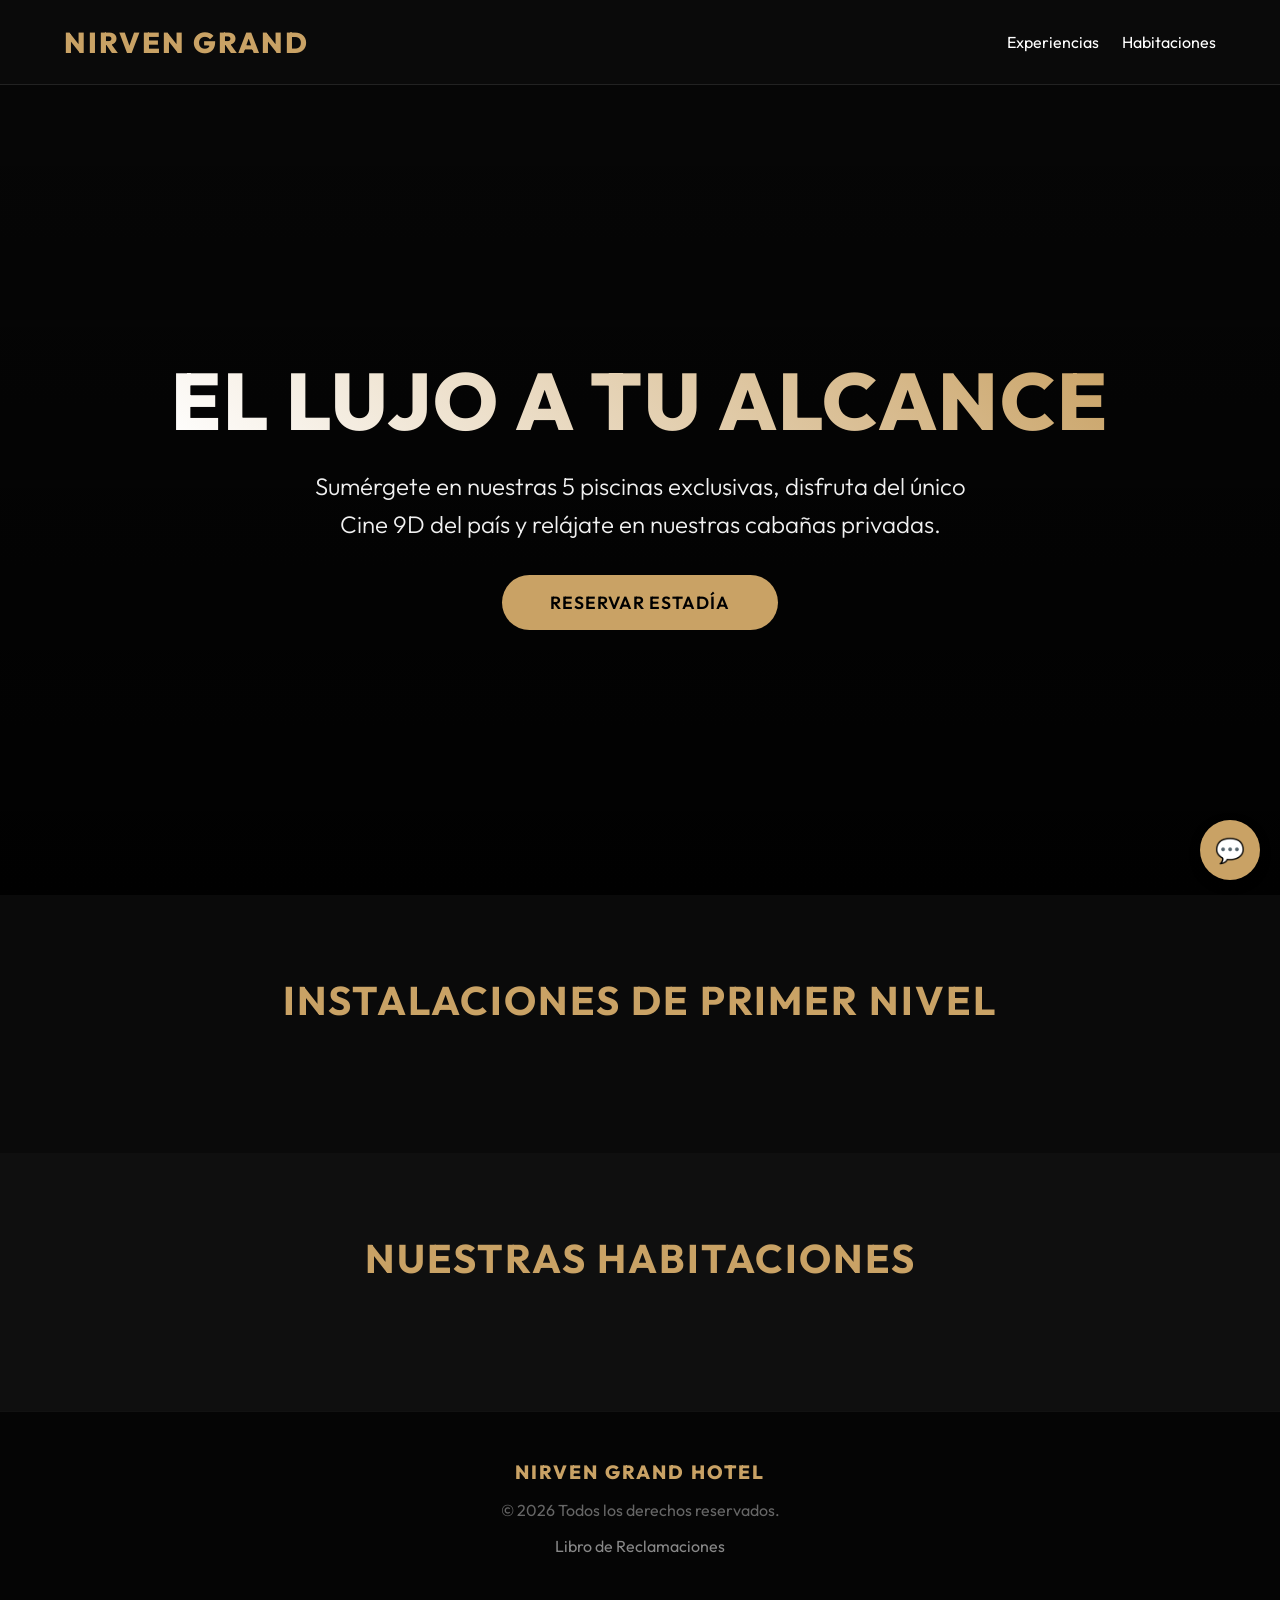
<file: hotel.html>
<!DOCTYPE html>
<html lang="es">
<head>
  <meta charset="UTF-8">
  <meta name="viewport" content="width=device-width, initial-scale=1.0">
  <title>Nirven Grand Hotel | Lujo y Descanso</title>
  <meta name="description" content="Descubre la elegancia y confort en Nirven Grand Hotel. Reserva tu suite hoy.">
  <style>
    @import url('https://fonts.googleapis.com/css2?family=Outfit:wght@300;400;600;800&display=swap');
    
    :root {
      --primary: #c9a265;
      --primary-dark: #a8834a;
      --bg: #0a0a0a;
      --text: #f0f0f0;
      --glass: rgba(255, 255, 255, 0.05);
    }
    
    * { margin: 0; padding: 0; box-sizing: border-box; font-family: 'Outfit', sans-serif; }
    
    body { background-color: var(--bg); color: var(--text); overflow-x: hidden; }
    
    .navbar {
      background: rgba(10,10,10,0.9); padding: 1.5rem 5%;
      display: flex; justify-content: space-between; align-items: center;
      position: sticky; top: 0; z-index: 100; border-bottom: 1px solid rgba(255,255,255,0.1);
    }
    .logo { font-size: 1.8rem; font-weight: 800; color: var(--primary); text-transform: uppercase; letter-spacing: 2px;}
    .nav-links a { color: #fff; text-decoration: none; margin-left: 20px; font-weight: 400; transition: color 0.3s;}
    .nav-links a:hover { color: var(--primary); }
    
    .hero {
      height: 90vh; display: flex; align-items: center; justify-content: center;
      flex-direction: column; text-align: center; padding: 2rem;
      background: linear-gradient(to bottom, rgba(0,0,0,0.4), rgba(0,0,0,0.9)), url('https://images.unsplash.com/photo-1566073771259-6a8506099945?ixlib=rb-4.0.3&auto=format&fit=crop&w=1920&q=80') center/cover;
    }
    
    h1 {
      font-size: 5rem; font-weight: 800; letter-spacing: 2px; margin-bottom: 1rem; text-transform: uppercase;
      background: linear-gradient(45deg, #fff, var(--primary)); -webkit-background-clip: text; -webkit-text-fill-color: transparent;
    }
    
    p.hero-p { font-size: 1.5rem; font-weight: 300; max-width: 700px; margin-bottom: 2rem; line-height: 1.6;}
    
    .btn {
      padding: 1rem 3rem; font-size: 1.1rem; background-color: var(--primary); color: #000;
      border: none; border-radius: 50px; cursor: pointer; font-weight: 600;
      transition: all 0.3s ease; text-transform: uppercase; letter-spacing: 1px;
    }
    .btn:hover { background-color: #fff; transform: translateY(-5px); box-shadow: 0 10px 20px rgba(201, 162, 101, 0.3); }

    .section { padding: 5rem 5%; }
    .section-title { text-align: center; font-size: 2.5rem; margin-bottom: 3rem; color: var(--primary); text-transform: uppercase; letter-spacing: 2px;}

    /* Amenities */
    .amenities-grid {
      display: grid; grid-template-columns: repeat(auto-fit, minmax(200px, 1fr)); gap: 30px; text-align: center;
    }
    .amenity-card {
      background: var(--glass); padding: 2rem; border-radius: 15px;
      border: 1px solid rgba(255,255,255,0.1); transition: transform 0.3s;
    }
    .amenity-card:hover { transform: translateY(-10px); background: rgba(201, 162, 101, 0.1); }
    .amenity-icon { font-size: 3rem; margin-bottom: 1rem; }
    
    /* Rooms */
    .rooms-grid { display: grid; grid-template-columns: repeat(auto-fit, minmax(320px, 1fr)); gap: 40px; }
    .room-card {
      background: #111; border-radius: 15px; overflow: hidden;
      border: 1px solid rgba(255,255,255,0.05); transition: 0.3s;
    }
    .room-card:hover { border-color: var(--primary); transform: scale(1.02); }
    .room-img { height: 250px; background: #222; }
    .room-content { padding: 2rem; }
    .room-price { font-size: 1.8rem; color: var(--primary); font-weight: 600; margin-bottom: 1rem; }
    .room-features { margin: 1.5rem 0; color: #aaa; list-style: none; }
    .room-features li { margin-bottom: 0.5rem; display: flex; align-items: center; gap: 10px; }
    .room-features li::before { content: '✓'; color: var(--primary); }

    /* Modal */
    .modal-overlay {
      position: fixed; top: 0; left: 0; right: 0; bottom: 0;
      background: rgba(0,0,0,0.8); backdrop-filter: blur(5px); display: none;
      align-items: center; justify-content: center; z-index: 10000;
    }
    .modal {
      background: #111; padding: 3rem; border-radius: 20px; width: 95%; max-width: 600px;
      border: 1px solid var(--primary);
    }
    .form-grid { display: grid; grid-template-columns: 1fr 1fr; gap: 20px; margin-bottom: 20px;}
    .form-group { display: flex; flex-direction: column; gap: 8px;}
    .form-group.full { grid-column: span 2; }
    .modal label { color: var(--primary); font-weight: 600; }
    .modal input, .modal select {
      padding: 1rem; background: rgba(255,255,255,0.05); border: 1px solid rgba(255,255,255,0.1);
      color: #fff; border-radius: 8px; outline: none;
    }
    .modal input:focus, .modal select:focus { border-color: var(--primary); }

    /* Footer */
    footer { background: #050505; padding: 3rem 5%; text-align: center; border-top: 1px solid rgba(255,255,255,0.05); }
    footer a { color: #888; text-decoration: none; margin: 0 10px; }
    footer a:hover { color: var(--primary); }

    /* Chat Widget (Improved) */
    .chat-widget {
      position: fixed; bottom: 20px; right: 20px; z-index: 9999;
      display: flex; flex-direction: column; align-items: flex-end;
    }
    .chat-toggle {
      width: 60px; height: 60px; border-radius: 50%; background: var(--primary);
      color: #000; display: flex; justify-content: center; align-items: center;
      font-size: 1.5rem; cursor: pointer; box-shadow: 0 4px 10px rgba(0,0,0,0.5);
      border: none; transition: transform 0.3s;
    }
    .chat-toggle:hover { transform: scale(1.05); }
    .chat-window {
      width: 320px; height: 420px; background: #111; border-radius: 15px;
      box-shadow: 0 10px 40px rgba(0,0,0,0.8); display: none; flex-direction: column;
      margin-bottom: 15px; border: 1px solid rgba(201,162,101,0.3); overflow: hidden;
    }
    .chat-window.open { display: flex; }
    .chat-header {
      padding: 1rem; background: rgba(201,162,101,0.1); color: var(--primary); font-weight: 600;
      display: flex; justify-content: space-between; align-items: center; border-bottom: 1px solid rgba(255,255,255,0.1);
    }
    .chat-header-close { cursor: pointer; font-size: 1.2rem; color: #fff;}
    .chat-body { flex: 1; padding: 1rem; overflow-y: auto; display: flex; flex-direction: column; gap: 15px; }
    .chat-input { display: flex; padding: 10px; border-top: 1px solid rgba(255,255,255,0.1); background: #0a0a0a; }
    .chat-input input { flex: 1; padding: 10px 15px; background: rgba(255,255,255,0.05); border: 1px solid rgba(255,255,255,0.1); border-radius: 20px; outline: none; color:#fff;}
    .chat-input button { background: var(--primary); color: #000; border: none; width: 40px; border-radius: 50%; cursor: pointer; margin-left: 10px; font-weight:bold;}
    .msg { padding: 10px 15px; border-radius: 15px; font-size: 0.95rem; max-width: 85%; }
    .msg.bot { background: rgba(255,255,255,0.05); align-self: flex-start; }
    .msg.user { background: var(--primary); color: #000; align-self: flex-end; font-weight: 500;}
  </style>
</head>
<body>

  <nav class="navbar">
    <div class="logo">Nirven Grand</div>
    <div class="nav-links">
      <a href="#amenities">Experiencias</a>
      <a href="#rooms">Habitaciones</a>
    </div>
  </nav>

  <section class="hero">
    <h1>El Lujo a tu Alcance</h1>
    <p class="hero-p">Sumérgete en nuestras 5 piscinas exclusivas, disfruta del único Cine 9D del país y relájate en nuestras cabañas privadas.</p>
    <button class="btn" onclick="openBooking()">Reservar Estadía</button>
  </section>

  <section class="section" id="amenities">
    <h2 class="section-title">Instalaciones de Primer Nivel</h2>
    <div class="amenities-grid" id="amenities-grid">
      <!-- Inyectado vía JS -->
    </div>
  </section>

  <section class="section" id="rooms" style="background: rgba(255,255,255,0.02)">
    <h2 class="section-title">Nuestras Habitaciones</h2>
    <div class="rooms-grid" id="rooms-grid">
      <!-- Inyectado vía JS -->
    </div>
  </section>

  <footer>
    <div class="logo" style="margin-bottom: 1rem; font-size: 1.2rem;">Nirven Grand Hotel</div>
    <p style="color: #666; margin-bottom: 1rem;">© 2026 Todos los derechos reservados.</p>
    <a href="reclamaciones.html">Libro de Reclamaciones</a>
  </footer>

  <!-- Modal Booking -->
  <div class="modal-overlay" id="booking-modal">
    <div class="modal">
      <h2 style="color: var(--primary); margin-bottom: 2rem; font-size: 2rem; text-align: center;">Reserva tu Estadía</h2>
      <form onsubmit="alert('¡Solicitud recibida! Un asesor te contactará para el pago.'); closeBooking(); return false;">
        <div class="form-grid">
          <div class="form-group full">
            <label>Tipo de Habitación</label>
            <select id="select-room" required>
              <!-- Llenado por JS -->
            </select>
          </div>
          <div class="form-group">
            <label>Check-in</label>
            <input type="date" required>
          </div>
          <div class="form-group">
            <label>Noches (Días)</label>
            <input type="number" min="1" value="1" required>
          </div>
          <div class="form-group">
            <label>Personas (Adultos)</label>
            <input type="number" min="1" value="2" required>
          </div>
          <div class="form-group">
            <label>Niños</label>
            <input type="number" min="0" value="0">
          </div>
          <div class="form-group full" style="flex-direction: row; align-items: center; gap: 15px;">
            <label>¿Traes Mascotas? (Pet Friendly)</label>
            <input type="checkbox" style="width: auto;" id="pets">
          </div>
        </div>
        <div style="display: flex; gap: 10px; margin-top: 1rem;">
          <button type="submit" class="btn" style="flex:1;">Confirmar Reserva</button>
          <button type="button" class="btn" style="background: transparent; border: 1px solid var(--primary); color: var(--primary);" onclick="closeBooking()">Cancelar</button>
        </div>
      </form>
    </div>
  </div>

  <!-- Chat Widget -->
  <div class="chat-widget">
    <div class="chat-window" id="chat-window">
      <div class="chat-header">
        <span>Raven Nirven IA</span>
        <span class="chat-header-close" onclick="toggleChat()">✕</span>
      </div>
      <div class="chat-body" id="chat-body">
        <div class="msg bot">¡Hola! Bienvenido a Nirven Grand Hotel. ¿En qué te puedo ayudar hoy?</div>
      </div>
      <div class="chat-input">
        <input type="text" placeholder="Escribe tu mensaje..." id="msg-input" onkeypress="handleKeyPress(event)">
        <button onclick="sendMessage()">➤</button>
      </div>
    </div>
    <button class="chat-toggle" onclick="toggleChat()">💬</button>
  </div>

  <script src="data/hotel_data.js"></script>

  <script>
    document.addEventListener("DOMContentLoaded", () => {
      if (typeof hotelData !== 'undefined') {
        renderAmenities(hotelData.amenities);
        renderRooms(hotelData.rooms);
        populateRoomSelect(hotelData.rooms);
      }
    });

    function renderAmenities(amenities) {
      document.getElementById('amenities-grid').innerHTML = amenities.map(a => `
        <div class="amenity-card">
          <div class="amenity-icon">${a.icon}</div>
          <h3>${a.name}</h3>
        </div>
      `).join('');
    }

    function renderRooms(rooms) {
      const imgs = [
        'https://images.unsplash.com/photo-1587061949409-02df41d5e562?ixlib=rb-4.0.3&auto=format&fit=crop&w=800&q=80',
        'https://images.unsplash.com/photo-1631049307264-da0ec9d70304?ixlib=rb-4.0.3&auto=format&fit=crop&w=800&q=80',
        'https://images.unsplash.com/photo-1522708323590-d24dbb6b0267?ixlib=rb-4.0.3&auto=format&fit=crop&w=800&q=80'
      ];
      
      document.getElementById('rooms-grid').innerHTML = rooms.map((r, i) => `
        <div class="room-card">
          <div class="room-img" style="background: url('${imgs[i%imgs.length]}') center/cover;"></div>
          <div class="room-content">
            <h3 style="font-size:1.5rem; margin-bottom: 0.5rem;">${r.name}</h3>
            <p style="color:#aaa; font-size:0.9rem; margin-bottom: 1rem;">${r.capacity}</p>
            <div class="room-price">S/ ${r.base_price} <span style="font-size:0.9rem; font-weight:400; color:#888">/ noche</span></div>
            <p style="font-size: 0.95rem; margin-bottom: 1rem;">${r.description}</p>
            <ul class="room-features">
              ${r.features.map(f => `<li>${f}</li>`).join('')}
            </ul>
            <button class="btn" style="width:100%; padding: 0.8rem;" onclick="openBooking('${r.id}')">Reservar</button>
          </div>
        </div>
      `).join('');
    }

    function populateRoomSelect(rooms) {
      const select = document.getElementById('select-room');
      rooms.forEach(r => {
        const opt = document.createElement('option');
        opt.value = r.id; opt.textContent = `${r.name} (Desde S/ ${r.base_price})`;
        select.appendChild(opt);
      });
    }

    function openBooking(roomId = '') {
      const modal = document.getElementById('booking-modal');
      modal.style.display = 'flex';
      if(roomId) {
        document.getElementById('select-room').value = roomId;
      }
    }
    
    function closeBooking() { document.getElementById('booking-modal').style.display = 'none'; }

    // Chat logic
    function toggleChat() {
      const cw = document.getElementById('chat-window');
      cw.classList.toggle('open');
    }

    function handleKeyPress(e) { if(e.key === 'Enter') sendMessage(); }

    function sendMessage() {
      const input = document.getElementById('msg-input');
      const text = input.value.trim();
      if(!text) return;
      const chatBody = document.getElementById('chat-body');
      chatBody.innerHTML += `<div class="msg user">${text}</div>`;
      input.value = '';
      
      setTimeout(() => {
        chatBody.innerHTML += `<div class="msg bot">Procesando tu solicitud... En breve te responderemos.</div>`;
        chatBody.scrollTop = chatBody.scrollHeight;
      }, 1000);
    }
  </script>
</body>
</html>
</file>
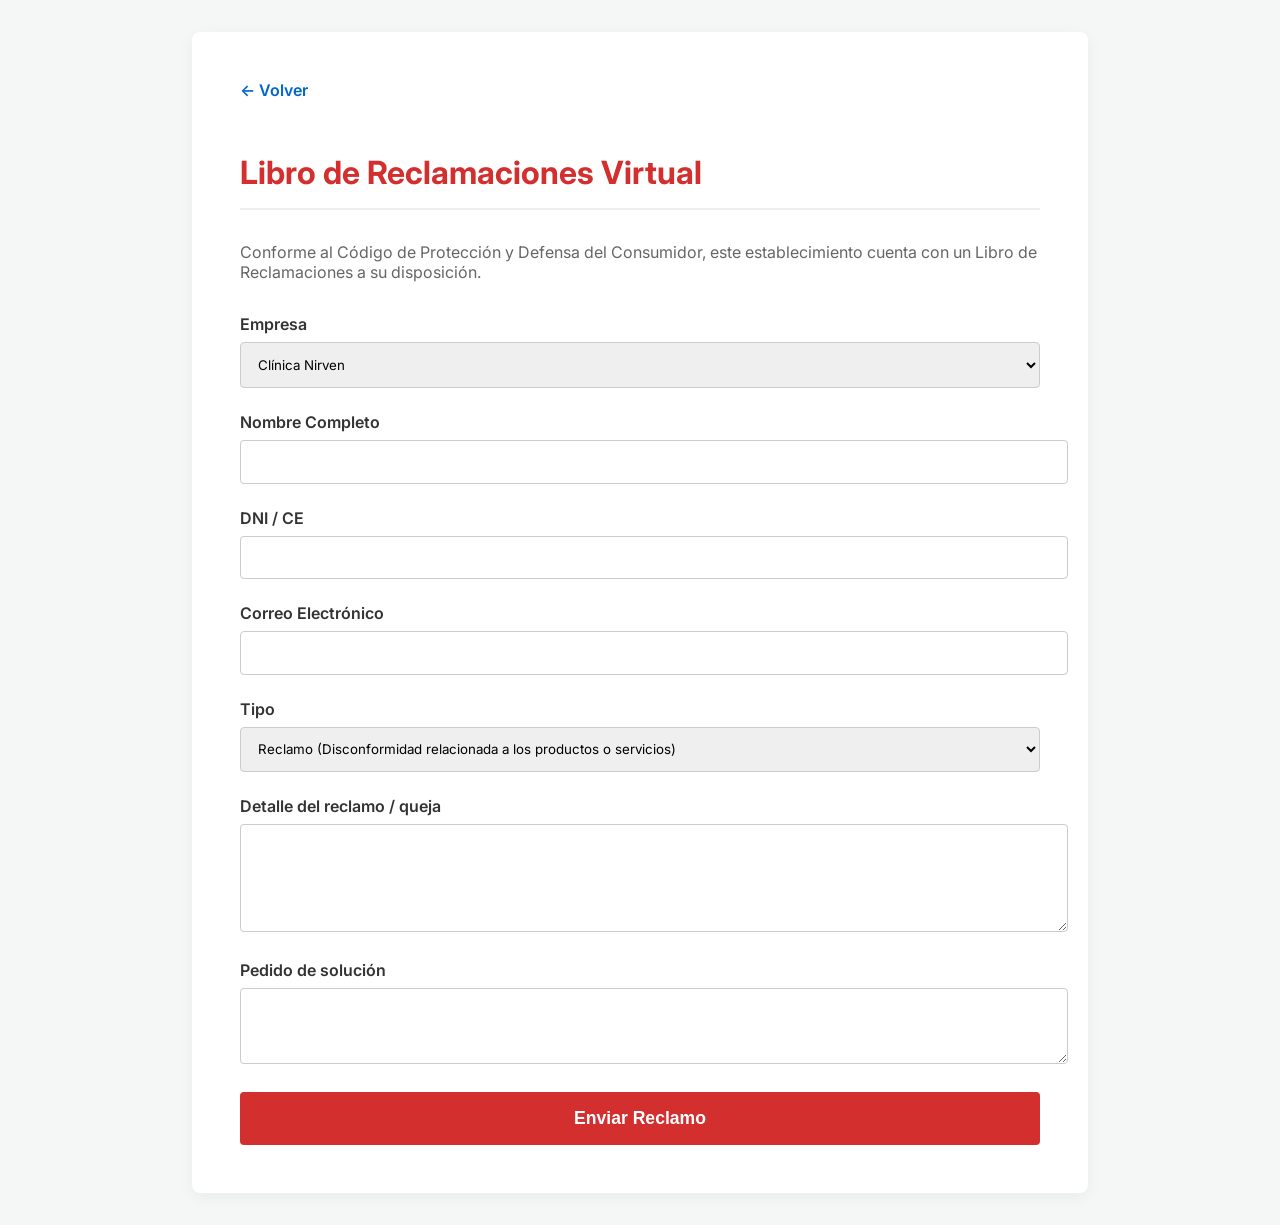
<file: reclamaciones.html>
<!DOCTYPE html>
<html lang="es">
<head>
  <meta charset="UTF-8">
  <meta name="viewport" content="width=device-width, initial-scale=1.0">
  <title>Libro de Reclamaciones | Nirven</title>
  <style>
    @import url('https://fonts.googleapis.com/css2?family=Inter:wght@300;400;600&display=swap');
    body { font-family: 'Inter', sans-serif; background: #f4f7f6; color: #333; margin: 0; padding: 2rem; }
    .container { max-width: 800px; margin: 0 auto; background: #fff; padding: 3rem; border-radius: 8px; box-shadow: 0 4px 15px rgba(0,0,0,0.05); }
    h1 { color: #d32f2f; border-bottom: 2px solid #eee; padding-bottom: 1rem; margin-bottom: 2rem; }
    .form-group { margin-bottom: 1.5rem; }
    label { display: block; font-weight: 600; margin-bottom: 0.5rem; }
    input, textarea, select { width: 100%; padding: 0.8rem; border: 1px solid #ccc; border-radius: 4px; font-family: inherit; }
    button { background: #d32f2f; color: #fff; border: none; padding: 1rem 2rem; font-size: 1.1rem; border-radius: 4px; cursor: pointer; font-weight: bold; width: 100%; }
    button:hover { background: #b71c1c; }
    .back-link { display: inline-block; margin-bottom: 2rem; color: #0066cc; text-decoration: none; font-weight: 600; }
  </style>
</head>
<body>
  <div class="container">
    <a href="javascript:history.back()" class="back-link">← Volver</a>
    <h1>Libro de Reclamaciones Virtual</h1>
    <p style="margin-bottom: 2rem; color: #666;">Conforme al Código de Protección y Defensa del Consumidor, este establecimiento cuenta con un Libro de Reclamaciones a su disposición.</p>
    
    <form onsubmit="alert('Reclamo registrado exitosamente. Recibirá una copia en su correo.'); return false;">
      <div class="form-group">
        <label>Empresa</label>
        <select required>
          <option value="clinica">Clínica Nirven</option>
          <option value="hotel">Nirven Grand Hotel</option>
          <option value="restaurant">Nirven Cuisine</option>
        </select>
      </div>
      <div class="form-group">
        <label>Nombre Completo</label>
        <input type="text" required>
      </div>
      <div class="form-group">
        <label>DNI / CE</label>
        <input type="text" required>
      </div>
      <div class="form-group">
        <label>Correo Electrónico</label>
        <input type="email" required>
      </div>
      <div class="form-group">
        <label>Tipo</label>
        <select required>
          <option value="reclamo">Reclamo (Disconformidad relacionada a los productos o servicios)</option>
          <option value="queja">Queja (Disconformidad no relacionada a los productos o servicios)</option>
        </select>
      </div>
      <div class="form-group">
        <label>Detalle del reclamo / queja</label>
        <textarea rows="5" required></textarea>
      </div>
      <div class="form-group">
        <label>Pedido de solución</label>
        <textarea rows="3" required></textarea>
      </div>
      <button type="submit">Enviar Reclamo</button>
    </form>
  </div>
</body>
</html>
</file>
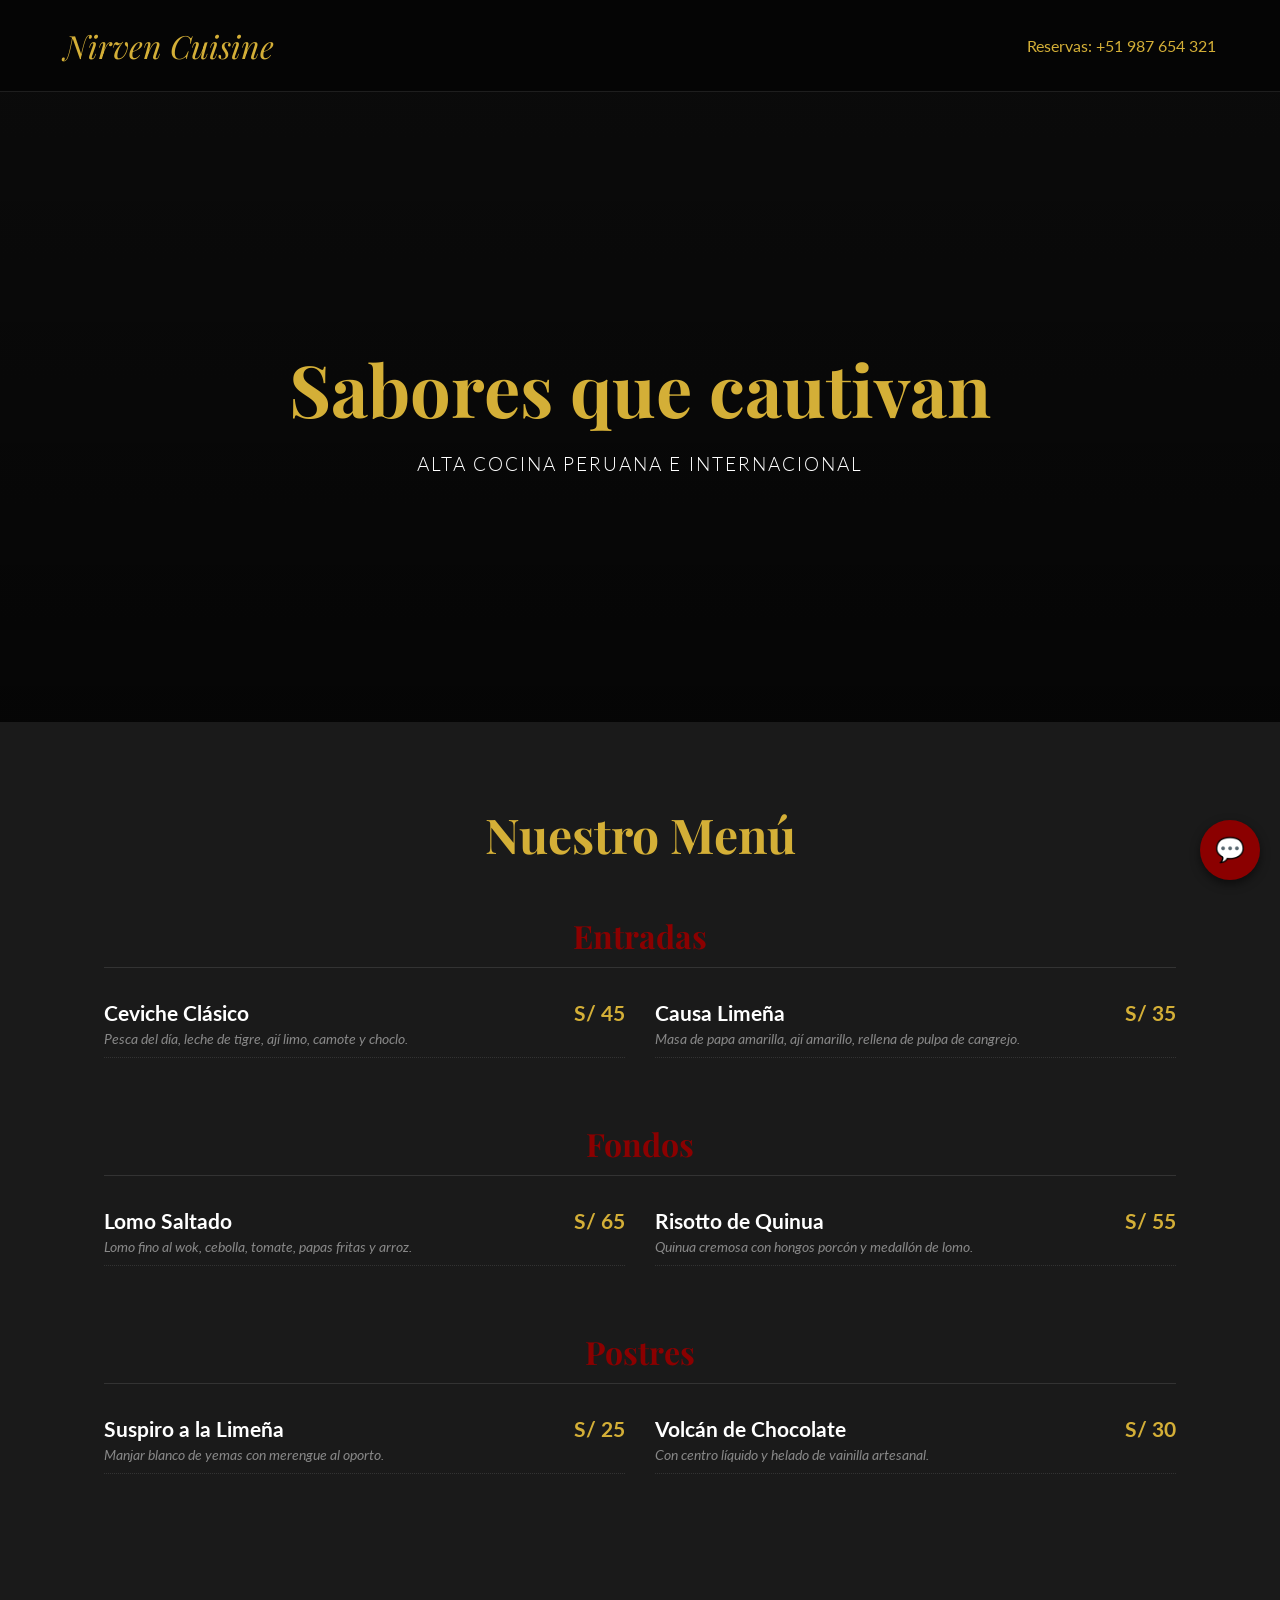
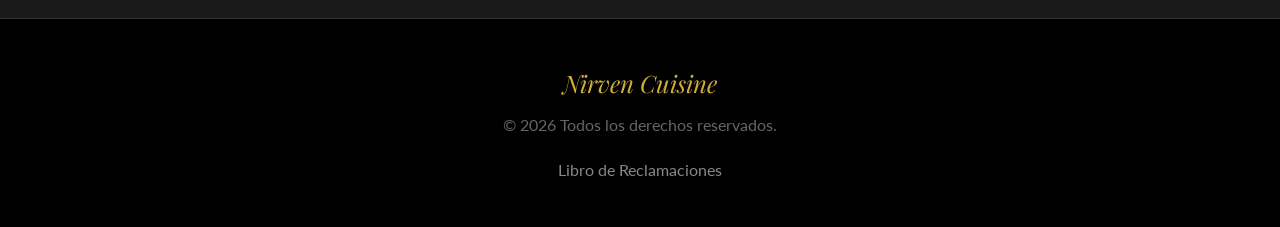
<file: restaurant.html>
<!DOCTYPE html>
<html lang="es">
<head>
  <meta charset="UTF-8">
  <meta name="viewport" content="width=device-width, initial-scale=1.0">
  <title>Nirven Cuisine | Experiencia Gastronómica</title>
  <style>
    @import url('https://fonts.googleapis.com/css2?family=Playfair+Display:ital,wght@0,400;0,700;1,400&family=Lato:wght@300;400;700&display=swap');
    
    :root {
      --primary: #8b0000;
      --bg: #1a1a1a;
      --text: #fff;
      --accent: #d4af37;
    }
    
    * { margin: 0; padding: 0; box-sizing: border-box; }
    
    body {
      background-color: var(--bg); color: var(--text);
      font-family: 'Lato', sans-serif; overflow-x: hidden;
    }
    h1, h2, h3, .logo { font-family: 'Playfair Display', serif; }
    
    .navbar {
      background: rgba(0,0,0,0.8); padding: 1.5rem 5%;
      display: flex; justify-content: space-between; align-items: center;
      position: sticky; top: 0; z-index: 100; border-bottom: 1px solid rgba(255,255,255,0.1);
    }
    .logo { font-size: 2rem; color: var(--accent); font-style: italic; }
    
    .hero {
      height: 70vh; display: flex; align-items: center; justify-content: center;
      flex-direction: column; text-align: center;
      background: linear-gradient(rgba(0,0,0,0.6), rgba(0,0,0,0.8)), url('https://images.unsplash.com/photo-1514933651103-005eec06c04b?ixlib=rb-4.0.3&auto=format&fit=crop&w=1920&q=80') center/cover;
    }
    
    .hero h1 { font-size: 4.5rem; margin-bottom: 1rem; color: var(--accent); }
    .hero p { font-size: 1.2rem; font-weight: 300; letter-spacing: 2px; text-transform: uppercase;}
    
    .section { padding: 5rem 5%; max-width: 1200px; margin: 0 auto; }
    .section-title { text-align: center; font-size: 3rem; color: var(--accent); margin-bottom: 3rem; }
    
    /* Menu */
    .menu-category { margin-bottom: 4rem; }
    .menu-category h3 { font-size: 2rem; color: var(--primary); border-bottom: 1px solid #333; padding-bottom: 10px; margin-bottom: 2rem; text-align: center; }
    .menu-grid { display: grid; grid-template-columns: 1fr 1fr; gap: 30px; }
    @media(max-width: 768px) { .menu-grid { grid-template-columns: 1fr; } }
    .menu-item { display: flex; justify-content: space-between; align-items: baseline; border-bottom: 1px dotted #333; padding-bottom: 10px; }
    .menu-item-info h4 { font-size: 1.3rem; margin-bottom: 5px; color: var(--text); }
    .menu-item-info p { font-size: 0.9rem; color: #888; font-style: italic; }
    .menu-item-price { font-size: 1.3rem; color: var(--accent); font-weight: bold; }

    /* Footer */
    footer { background: #000; padding: 3rem 5%; text-align: center; border-top: 1px solid #333; }
    footer a { color: #888; text-decoration: none; display: inline-block; margin-top: 10px;}
    footer a:hover { color: var(--accent); }
    
    /* Chat Widget (Improved) */
    .chat-widget {
      position: fixed; bottom: 20px; right: 20px; z-index: 9999;
      display: flex; flex-direction: column; align-items: flex-end;
    }
    .chat-toggle {
      width: 60px; height: 60px; border-radius: 50%; background: var(--primary);
      color: #fff; display: flex; justify-content: center; align-items: center;
      font-size: 1.5rem; cursor: pointer; box-shadow: 0 4px 10px rgba(0,0,0,0.5);
      border: none; transition: transform 0.3s;
    }
    .chat-toggle:hover { transform: scale(1.05); }
    .chat-window {
      width: 300px; height: 400px; background: #fff; border-radius: 12px;
      box-shadow: 0 10px 30px rgba(0,0,0,0.5); display: none; flex-direction: column;
      margin-bottom: 15px; border: 1px solid #333; overflow: hidden;
    }
    .chat-window.open { display: flex; }
    .chat-header {
      padding: 1rem; background: var(--primary); color: #fff; font-family: 'Playfair Display', serif; font-size: 1.2rem;
      display: flex; justify-content: space-between; align-items: center;
    }
    .chat-header-close { cursor: pointer; font-size: 1.2rem; }
    .chat-body { flex: 1; padding: 1rem; overflow-y: auto; background: #f9f9f9; display: flex; flex-direction: column; gap: 10px; }
    .msg { padding: 10px 15px; border-radius: 20px; font-size: 0.9rem; max-width: 85%; color: #333; font-family: 'Lato', sans-serif;}
    .msg.bot { background: #e0e0e0; align-self: flex-start; }
    .msg.user { background: var(--primary); color: #fff; align-self: flex-end; }
    .chat-input { display: flex; padding: 10px; border-top: 1px solid #eee; background:#fff;}
    .chat-input input { flex: 1; padding: 10px; border: 1px solid #ddd; border-radius: 20px; outline: none; }
    .chat-input button { background: var(--accent); color: #fff; border: none; width: 40px; border-radius: 50%; cursor: pointer; margin-left: 10px; }
  </style>
</head>
<body>

  <nav class="navbar">
    <div class="logo">Nirven Cuisine</div>
    <div style="color: var(--accent);">Reservas: +51 987 654 321</div>
  </nav>

  <section class="hero">
    <h1>Sabores que cautivan</h1>
    <p>Alta cocina peruana e internacional</p>
  </section>

  <section class="section" id="menu">
    <h2 class="section-title">Nuestro Menú</h2>
    <div id="menu-container">
      <!-- Llenado vía JS -->
    </div>
  </section>

  <footer>
    <div class="logo" style="margin-bottom: 1rem; font-size: 1.5rem;">Nirven Cuisine</div>
    <p style="color: #666; margin-bottom: 1rem;">© 2026 Todos los derechos reservados.</p>
    <a href="reclamaciones.html">Libro de Reclamaciones</a>
  </footer>

  <!-- Chat Widget -->
  <div class="chat-widget">
    <div class="chat-window" id="chat-window">
      <div class="chat-header">
        <span>Asistente Nirven</span>
        <span class="chat-header-close" onclick="toggleChat()">✕</span>
      </div>
      <div class="chat-body" id="chat-body">
        <div class="msg bot">¡Bienvenido a Nirven Cuisine! ¿Deseas hacer una reserva para hoy o ver nuestra carta de vinos?</div>
      </div>
      <div class="chat-input">
        <input type="text" id="msg-input" placeholder="Escribe aquí..." onkeypress="handleKeyPress(event)">
        <button onclick="sendMessage()">➤</button>
      </div>
    </div>
    <button class="chat-toggle" onclick="toggleChat()">💬</button>
  </div>

  <script src="data/restaurant_data.js"></script>
  <script>
    document.addEventListener("DOMContentLoaded", () => {
      if (typeof restaurantData !== 'undefined') {
        renderMenu(restaurantData.menu);
      }
    });

    function renderMenu(menuList) {
      const container = document.getElementById('menu-container');
      container.innerHTML = menuList.map(cat => `
        <div class="menu-category">
          <h3>${cat.category}</h3>
          <div class="menu-grid">
            ${cat.items.map(item => `
              <div class="menu-item">
                <div class="menu-item-info">
                  <h4>${item.name}</h4>
                  <p>${item.description}</p>
                </div>
                <div class="menu-item-price">S/ ${item.price}</div>
              </div>
            `).join('')}
          </div>
        </div>
      `).join('');
    }

    // Chat logic
    function toggleChat() {
      const cw = document.getElementById('chat-window');
      cw.classList.toggle('open');
    }

    function handleKeyPress(e) { if(e.key === 'Enter') sendMessage(); }

    function sendMessage() {
      const input = document.getElementById('msg-input');
      const text = input.value.trim();
      if(!text) return;
      const chatBody = document.getElementById('chat-body');
      chatBody.innerHTML += `<div class="msg user">${text}</div>`;
      input.value = '';
      
      setTimeout(() => {
        chatBody.innerHTML += `<div class="msg bot">Revisando disponibilidad de mesas... En breve te confirmo.</div>`;
        chatBody.scrollTop = chatBody.scrollHeight;
      }, 1000);
    }
  </script>
</body>
</html>
</file>
